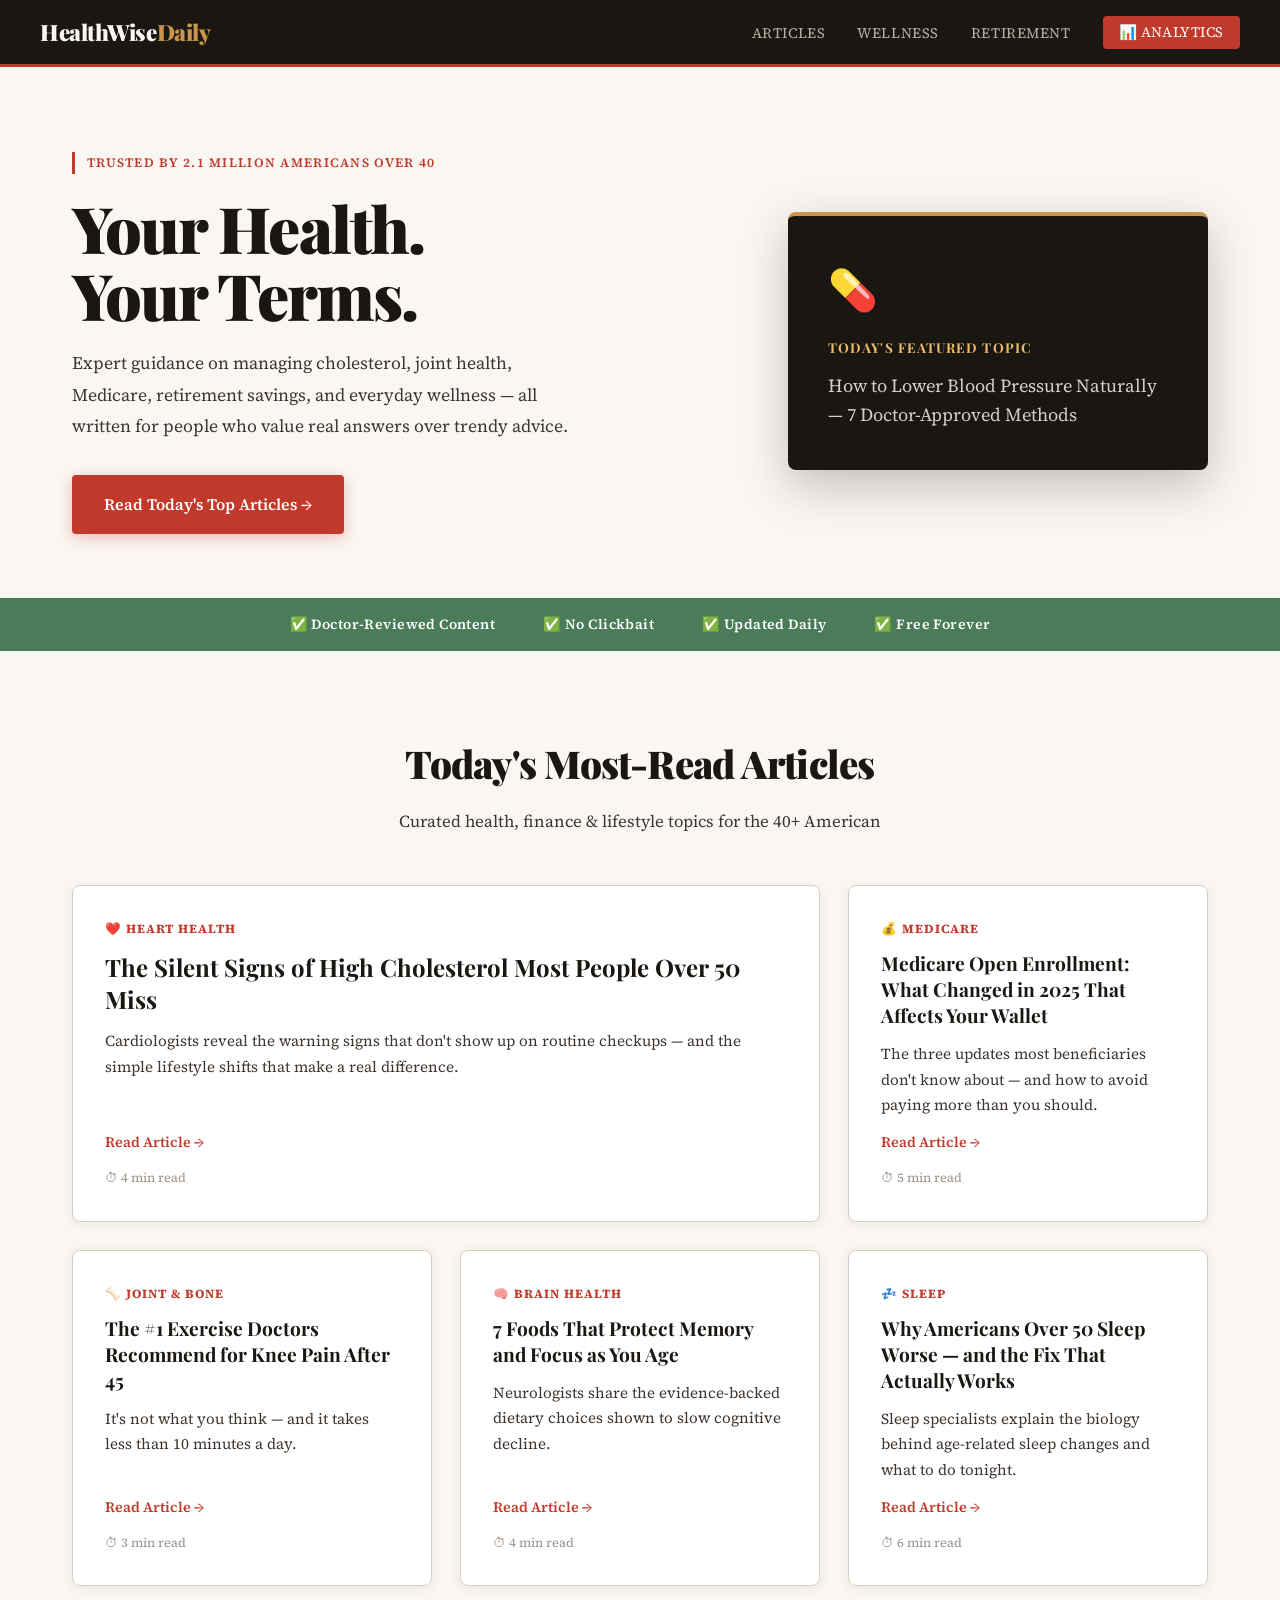
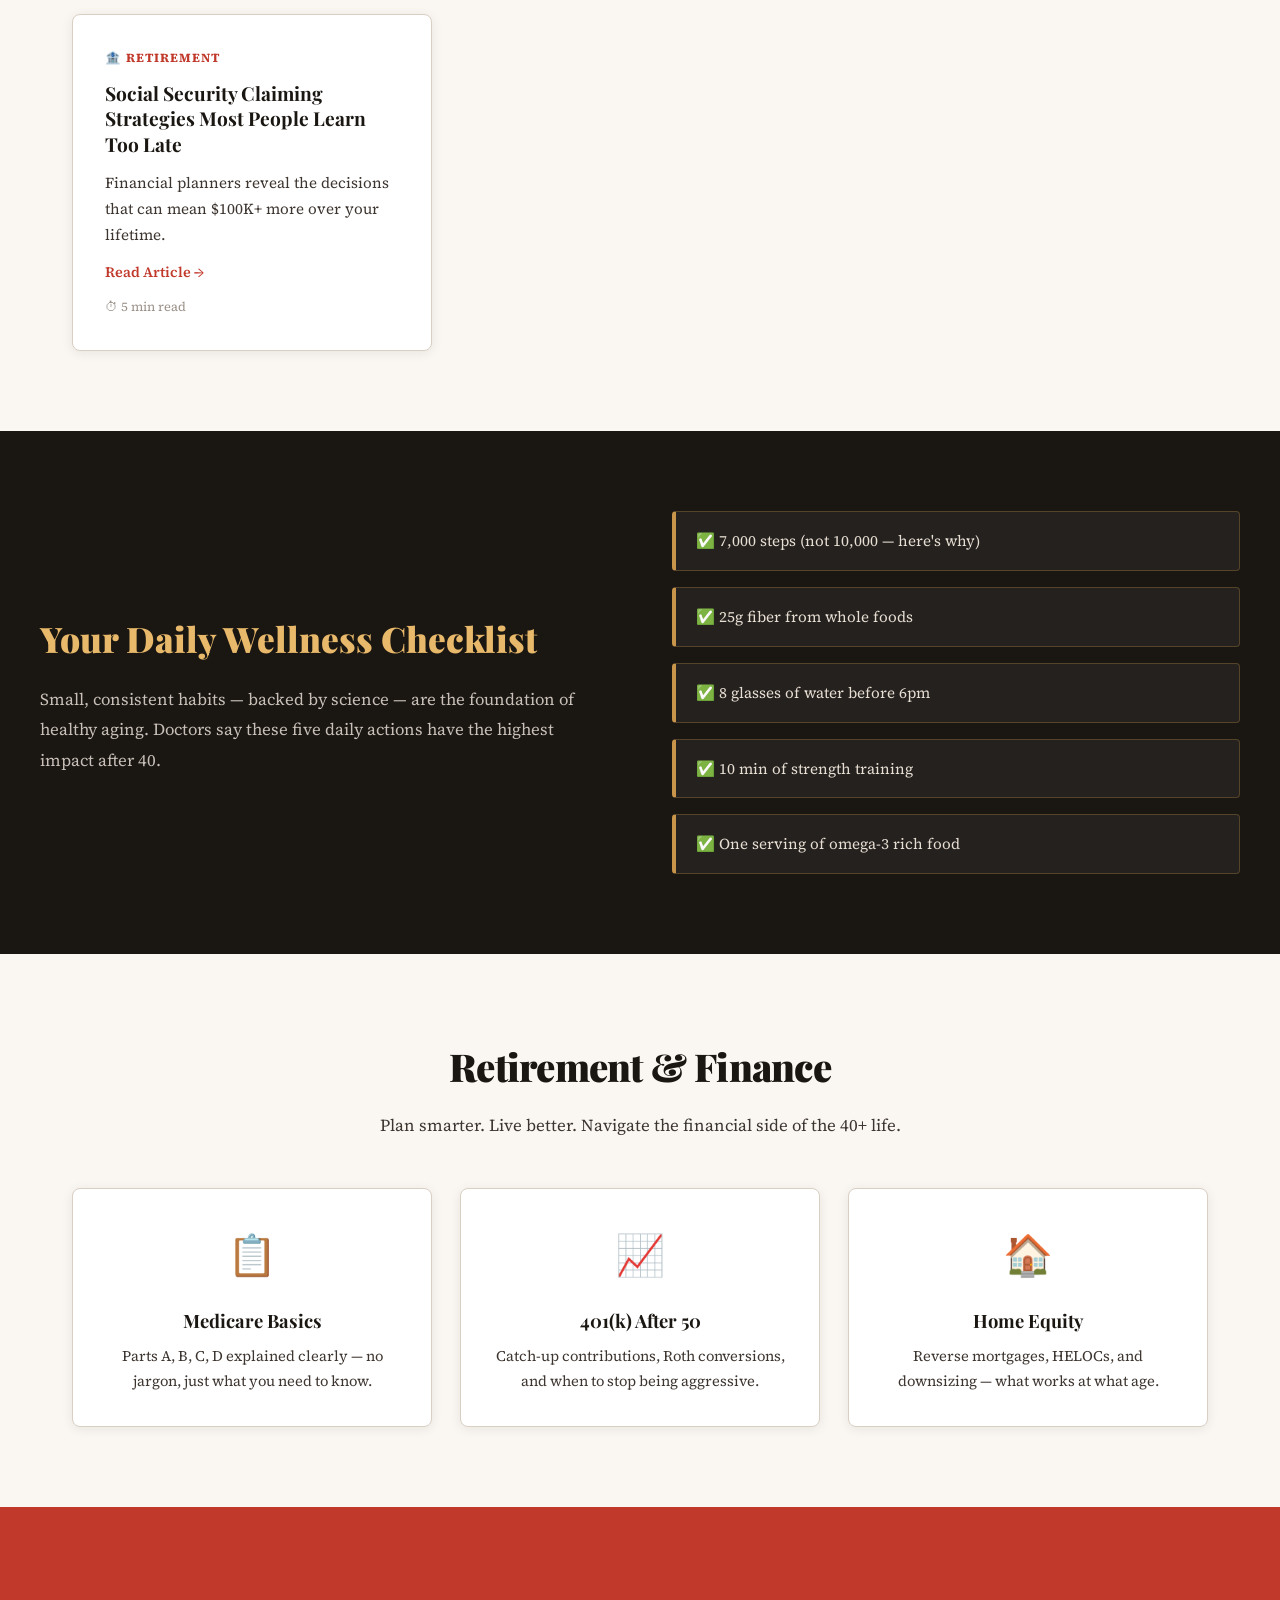
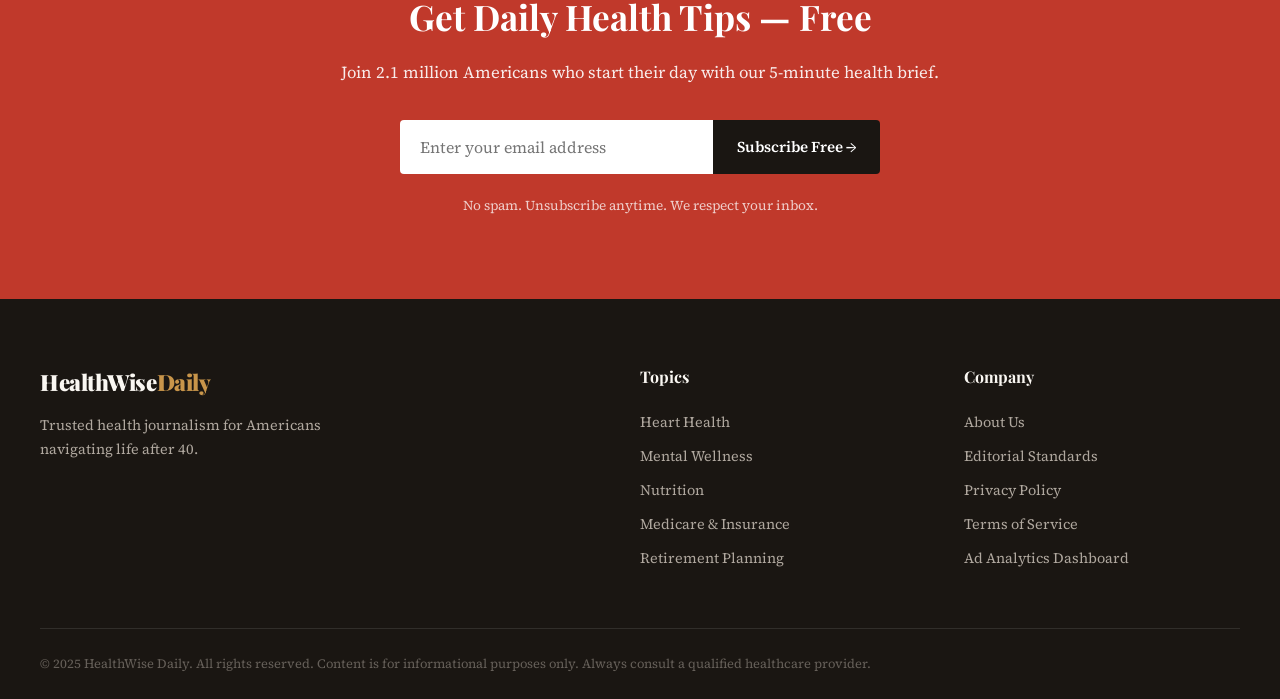
<file: index.html>
<!DOCTYPE html>
<html lang="en">
<head>
  <meta charset="UTF-8" />
  <meta name="viewport" content="width=device-width, initial-scale=1.0" />
  <title>HealthWise Daily — Trusted Health Insights for Americans 40+</title>
  <meta name="description" content="Evidence-based health, wellness and retirement tips tailored for Americans over 40.">
  <link rel="preconnect" href="https://fonts.googleapis.com">
  <link href="https://fonts.googleapis.com/css2?family=Playfair+Display:wght@400;700;900&family=Source+Serif+4:ital,wght@0,300;0,400;0,600;1,300&display=swap" rel="stylesheet">
  <link rel="stylesheet" href="css/style.css" />

  <!-- =============================================
       GALAKSION POP-UNDER ZONE TAG
       Replace ZONE_ID_HERE with your actual Zone ID
       from Galaksion Publisher Dashboard
  ============================================== -->
  <script>
    (function(){
      var ZONE_ID = "ZONE_ID_HERE"; // ← Paste your Galaksion Zone ID here
      var s = document.createElement("script");
      s.async = true;
      s.src = "https://cdn.galaksion.com/js/popunder.js?zone=" + ZONE_ID;
      document.head.appendChild(s);
    })();
  </script>

</head>
<body>

  <!-- NAV -->
  <nav class="navbar">
    <div class="nav-inner">
      <div class="logo">HealthWise<span>Daily</span></div>
      <ul class="nav-links">
        <li><a href="#articles">Articles</a></li>
        <li><a href="#wellness">Wellness</a></li>
        <li><a href="#retirement">Retirement</a></li>
        <li><a href="dashboard.html" class="nav-cta">📊 Analytics</a></li>
      </ul>
    </div>
  </nav>

  <!-- HERO -->
  <header class="hero">
    <div class="hero-content">
      <span class="eyebrow">Trusted by 2.1 Million Americans Over 40</span>
      <h1>Your Health.<br/> Your Terms.</h1>
      <p class="hero-sub">Expert guidance on managing cholesterol, joint health, Medicare, retirement savings, and everyday wellness — all written for people who value real answers over trendy advice.</p>
      <a href="#articles" class="btn-primary">Read Today's Top Articles →</a>
    </div>
    <div class="hero-image">
      <div class="hero-card">
        <div class="card-icon">💊</div>
        <strong>Today's Featured Topic</strong>
        <p>How to Lower Blood Pressure Naturally — 7 Doctor-Approved Methods</p>
      </div>
    </div>
  </header>

  <!-- TRUST BAR -->
  <div class="trust-bar">
    <span>✅ Doctor-Reviewed Content</span>
    <span>✅ No Clickbait</span>
    <span>✅ Updated Daily</span>
    <span>✅ Free Forever</span>
  </div>

  <!-- ARTICLES GRID -->
  <section class="articles" id="articles">
    <div class="section-header">
      <h2>Today's Most-Read Articles</h2>
      <p>Curated health, finance & lifestyle topics for the 40+ American</p>
    </div>
    <div class="grid">

      <article class="card featured">
        <div class="card-tag">❤️ Heart Health</div>
        <h3>The Silent Signs of High Cholesterol Most People Over 50 Miss</h3>
        <p>Cardiologists reveal the warning signs that don't show up on routine checkups — and the simple lifestyle shifts that make a real difference.</p>
        <a href="#" class="read-more">Read Article →</a>
        <span class="read-time">⏱ 4 min read</span>
      </article>

      <article class="card">
        <div class="card-tag">💰 Medicare</div>
        <h3>Medicare Open Enrollment: What Changed in 2025 That Affects Your Wallet</h3>
        <p>The three updates most beneficiaries don't know about — and how to avoid paying more than you should.</p>
        <a href="#" class="read-more">Read Article →</a>
        <span class="read-time">⏱ 5 min read</span>
      </article>

      <article class="card">
        <div class="card-tag">🦴 Joint & Bone</div>
        <h3>The #1 Exercise Doctors Recommend for Knee Pain After 45</h3>
        <p>It's not what you think — and it takes less than 10 minutes a day.</p>
        <a href="#" class="read-more">Read Article →</a>
        <span class="read-time">⏱ 3 min read</span>
      </article>

      <article class="card">
        <div class="card-tag">🧠 Brain Health</div>
        <h3>7 Foods That Protect Memory and Focus as You Age</h3>
        <p>Neurologists share the evidence-backed dietary choices shown to slow cognitive decline.</p>
        <a href="#" class="read-more">Read Article →</a>
        <span class="read-time">⏱ 4 min read</span>
      </article>

      <article class="card">
        <div class="card-tag">💤 Sleep</div>
        <h3>Why Americans Over 50 Sleep Worse — and the Fix That Actually Works</h3>
        <p>Sleep specialists explain the biology behind age-related sleep changes and what to do tonight.</p>
        <a href="#" class="read-more">Read Article →</a>
        <span class="read-time">⏱ 6 min read</span>
      </article>

      <article class="card">
        <div class="card-tag">🏦 Retirement</div>
        <h3>Social Security Claiming Strategies Most People Learn Too Late</h3>
        <p>Financial planners reveal the decisions that can mean $100K+ more over your lifetime.</p>
        <a href="#" class="read-more">Read Article →</a>
        <span class="read-time">⏱ 5 min read</span>
      </article>

    </div>
  </section>

  <!-- WELLNESS STRIP -->
  <section class="wellness" id="wellness">
    <div class="wellness-inner">
      <div class="wellness-text">
        <h2>Your Daily Wellness Checklist</h2>
        <p>Small, consistent habits — backed by science — are the foundation of healthy aging. Doctors say these five daily actions have the highest impact after 40.</p>
      </div>
      <ul class="checklist">
        <li>✅ 7,000 steps (not 10,000 — here's why)</li>
        <li>✅ 25g fiber from whole foods</li>
        <li>✅ 8 glasses of water before 6pm</li>
        <li>✅ 10 min of strength training</li>
        <li>✅ One serving of omega-3 rich food</li>
      </ul>
    </div>
  </section>

  <!-- RETIREMENT SECTION -->
  <section class="retirement" id="retirement">
    <div class="section-header">
      <h2>Retirement & Finance</h2>
      <p>Plan smarter. Live better. Navigate the financial side of the 40+ life.</p>
    </div>
    <div class="grid-3">
      <div class="info-card">
        <div class="info-icon">📋</div>
        <h4>Medicare Basics</h4>
        <p>Parts A, B, C, D explained clearly — no jargon, just what you need to know.</p>
      </div>
      <div class="info-card">
        <div class="info-icon">📈</div>
        <h4>401(k) After 50</h4>
        <p>Catch-up contributions, Roth conversions, and when to stop being aggressive.</p>
      </div>
      <div class="info-card">
        <div class="info-icon">🏠</div>
        <h4>Home Equity</h4>
        <p>Reverse mortgages, HELOCs, and downsizing — what works at what age.</p>
      </div>
    </div>
  </section>

  <!-- NEWSLETTER CTA -->
  <section class="newsletter">
    <h2>Get Daily Health Tips — Free</h2>
    <p>Join 2.1 million Americans who start their day with our 5-minute health brief.</p>
    <form class="subscribe-form" onsubmit="handleSubscribe(event)">
      <input type="email" placeholder="Enter your email address" required />
      <button type="submit">Subscribe Free →</button>
    </form>
    <small>No spam. Unsubscribe anytime. We respect your inbox.</small>
  </section>

  <!-- FOOTER -->
  <footer class="footer">
    <div class="footer-inner">
      <div class="footer-brand">
        <div class="logo">HealthWise<span>Daily</span></div>
        <p>Trusted health journalism for Americans navigating life after 40.</p>
      </div>
      <div class="footer-links">
        <h5>Topics</h5>
        <a href="#">Heart Health</a>
        <a href="#">Mental Wellness</a>
        <a href="#">Nutrition</a>
        <a href="#">Medicare & Insurance</a>
        <a href="#">Retirement Planning</a>
      </div>
      <div class="footer-links">
        <h5>Company</h5>
        <a href="#">About Us</a>
        <a href="#">Editorial Standards</a>
        <a href="#">Privacy Policy</a>
        <a href="#">Terms of Service</a>
        <a href="dashboard.html">Ad Analytics Dashboard</a>
      </div>
    </div>
    <div class="footer-bottom">
      <p>© 2025 HealthWise Daily. All rights reserved. Content is for informational purposes only. Always consult a qualified healthcare provider.</p>
    </div>
  </footer>

  <script src="js/tracker.js"></script>
  <script src="js/main.js"></script>
</body>
</html>
</file>
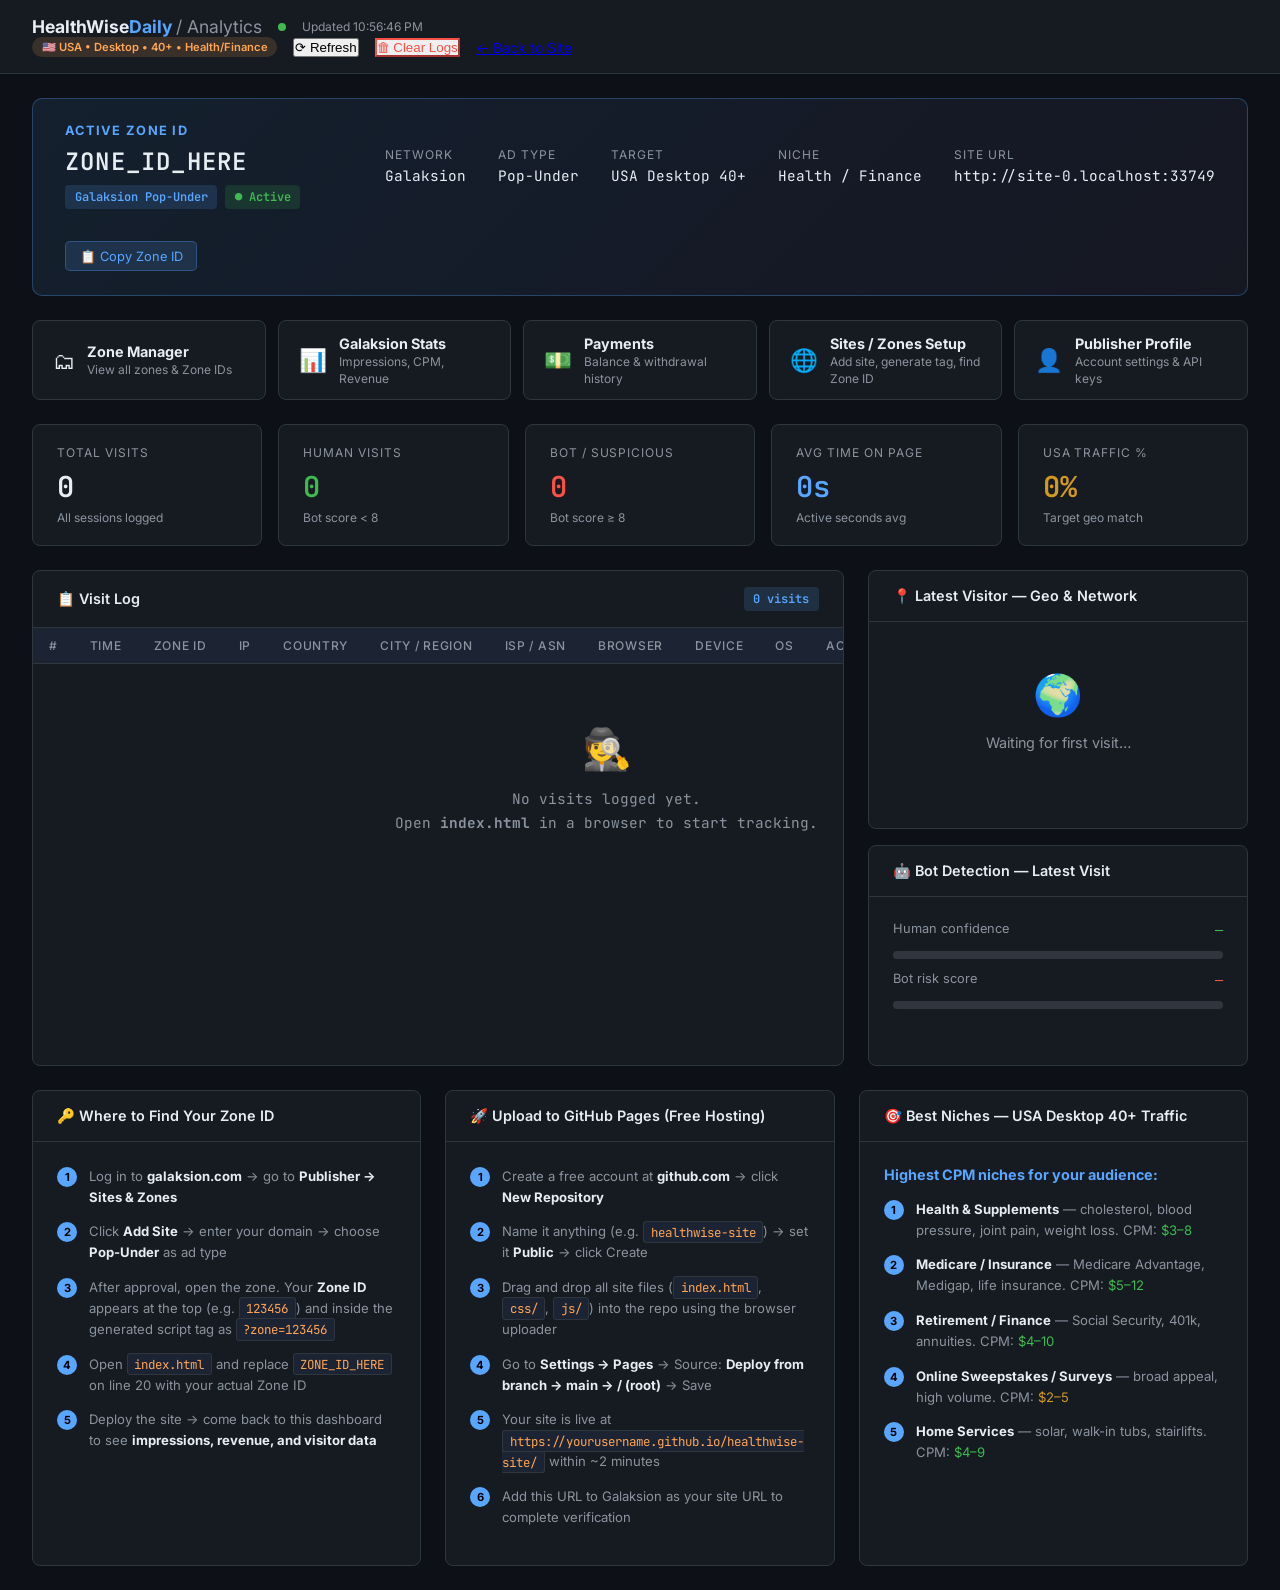
<file: dashboard.html>
<!DOCTYPE html>
<html lang="en">
<head>
  
  <meta charset="UTF-8" />
  <meta name="viewport" content="width=device-width, initial-scale=1.0" />
  <title>Ad Analytics Dashboard — HealthWise Daily</title>
  <link rel="preconnect" href="https://fonts.googleapis.com">
  <link href="https://fonts.googleapis.com/css2?family=JetBrains+Mono:wght@400;600&family=Inter:wght@400;500;600;700&display=swap" rel="stylesheet">
  <style>
    *, *::before, *::after { box-sizing: border-box; margin: 0; padding: 0; }
    :root {
      --bg:        #0D1117;
      --surface:   #161B22;
      --surface2:  #1C2333;
      --border:    #30363D;
      --text:      #E6EDF3;
      --text-soft: #8B949E;
      --green:     #3FB950;
      --red:       #F85149;
      --yellow:    #D29922;
      --blue:      #58A6FF;
      --purple:    #BC8CFF;
      --orange:    #FFA657;
      --mono:      'JetBrains Mono', monospace;
      --sans:      'Inter', system-ui, sans-serif;
    }
    body { background: var(--bg); color: var(--text); font-family: var(--sans); font-size: 14px; }

    /* TOP BAR */
    .topbar {<button class="btn" onclick="exportCSV()">⬇ Export CSV</button>
      display: flex; align-items: center; justify-content: space-between;
      padding: 1rem 2rem; background: var(--surface);
      border-bottom: 1px solid var(--border); position: sticky; top: 0; z-index: 10;
    }
    .topbar-left { display: flex; align-items: center; gap: 1rem; }
    .logo { font-weight: 700; font-size: 1.1rem; color: var(--text); }
    .logo span { color: var(--blue); }
    .badge {
      padding: 0.25rem 0.6rem; border-radius: 4px;
      font-size: 0.75rem; font-weight: 600; font-family: var(--mono);
    }
    .badge-green { background: rgba(63,185,80,0.15); color: var(--green); }
    .badge-red   { background: rgba(248,81,73,0.15);  color: var(--red); }
    .badge-blue  { background: rgba(88,166,255,0.15); color: var(--blue); }
    .topbar-right { display: flex; align-items: center; gap: 1rem; }<button class="btn" onclick="exportCSV()">⬇ Export CSV</button>
    .btn {
      padding: 0.5rem 1rem; border-radius: 6px; border: 1px solid var(--border);
      background: var(--surface2); color: var(--text); cursor: pointer;
      font-family: var(--sans); font-size: 0.85rem; transition: border-color 0.2s;
    }
    .btn:hover { border-color: var(--blue); }
    .btn-red { border-color: var(--red); color: var(--red); }
    .btn-red:hover { background: rgba(248,81,73,0.1); }
    #live-dot {
      width: 8px; height: 8px; border-radius: 50%; background: var(--green);
      animation: pulse 1.5s infinite; display: inline-block;
    }
    @keyframes pulse {
      0%,100% { opacity:1; } 50% { opacity:0.3; }
    }

    /* LAYOUT */
    .container { max-width: 1400px; margin: 0 auto; padding: 1.5rem 2rem; }

    /* ZONE ID PANEL */
    .zone-panel {
      background: linear-gradient(135deg, rgba(88,166,255,0.1) 0%, rgba(188,140,255,0.05) 100%);
      border: 1px solid rgba(88,166,255,0.3); border-radius: 10px;
      padding: 1.5rem 2rem; margin-bottom: 1.5rem;
      display: flex; align-items: center; justify-content: space-between; gap: 2rem;
      flex-wrap: wrap;
    }
    .zone-panel h2 { font-size: 0.8rem; text-transform: uppercase; letter-spacing: 0.1em; color: var(--blue); margin-bottom: 0.5rem; }
    .zone-id-display {
      font-family: var(--mono); font-size: 1.5rem; font-weight: 600;
      color: var(--text); letter-spacing: 0.05em;
    }
    .zone-meta { display: flex; gap: 2rem; flex-wrap: wrap; }
    .zone-meta-item { display: flex; flex-direction: column; gap: 0.25rem; }
    .zone-meta-item label { font-size: 0.75rem; color: var(--text-soft); text-transform: uppercase; letter-spacing: 0.08em; }
    .zone-meta-item span { font-family: var(--mono); font-size: 0.9rem; color: var(--text); }
    .copy-btn {
      background: rgba(88,166,255,0.15); border: 1px solid rgba(88,166,255,0.3);
      color: var(--blue); padding: 0.4rem 0.85rem; border-radius: 5px;
      cursor: pointer; font-size: 0.8rem; font-family: var(--sans);
      transition: background 0.2s;
    }
    .copy-btn:hover { background: rgba(88,166,255,0.25); }

    /* GALAKSION QUICK LINKS */
    .quick-links {
      display: flex; gap: 0.75rem; margin-bottom: 1.5rem; flex-wrap: wrap;
    }
    .ql-card {
      background: var(--surface); border: 1px solid var(--border);
      border-radius: 8px; padding: 0.85rem 1.25rem;
      display: flex; align-items: center; gap: 0.75rem;
      text-decoration: none; color: var(--text);
      transition: border-color 0.2s; flex: 1; min-width: 200px;
    }
    .ql-card:hover { border-color: var(--blue); }
    .ql-icon { font-size: 1.4rem; }
    .ql-text strong { display: block; font-size: 0.9rem; }
    .ql-text span { font-size: 0.75rem; color: var(--text-soft); }

    /* STATS ROW */
    .stats-row { display: grid; grid-template-columns: repeat(5, 1fr); gap: 1rem; margin-bottom: 1.5rem; }
    .stat-card {
      background: var(--surface); border: 1px solid var(--border);
      border-radius: 8px; padding: 1.25rem 1.5rem;
    }
    .stat-label { font-size: 0.75rem; color: var(--text-soft); text-transform: uppercase; letter-spacing: 0.08em; margin-bottom: 0.5rem; }
    .stat-value { font-family: var(--mono); font-size: 1.8rem; font-weight: 600; }
    .stat-sub { font-size: 0.75rem; color: var(--text-soft); margin-top: 0.25rem; }
    .val-green { color: var(--green); }
    .val-red   { color: var(--red); }
    .val-blue  { color: var(--blue); }
    .val-yellow{ color: var(--yellow); }
    .val-white { color: var(--text); }

    /* MAIN GRID */
    .main-grid { display: grid; grid-template-columns: 1fr 380px; gap: 1.5rem; margin-bottom: 1.5rem; }

    /* VISIT TABLE */
    .panel {
      background: var(--surface); border: 1px solid var(--border);
      border-radius: 8px; overflow: hidden;
    }
    .panel-header {
      display: flex; align-items: center; justify-content: space-between;
      padding: 1rem 1.5rem; border-bottom: 1px solid var(--border);
      font-weight: 600; font-size: 0.9rem;
    }
    .panel-header .right { display: flex; gap: 0.5rem; align-items: center; }
    .table-wrap { overflow-x: auto; }
    table { width: 100%; border-collapse: collapse; font-size: 0.82rem; }
    thead th {
      padding: 0.6rem 1rem; text-align: left;
      color: var(--text-soft); font-weight: 500; font-size: 0.75rem;
      text-transform: uppercase; letter-spacing: 0.06em;
      border-bottom: 1px solid var(--border); white-space: nowrap;
      background: var(--surface2);
    }
    tbody tr { border-bottom: 1px solid var(--border); transition: background 0.15s; }
    tbody tr:hover { background: var(--surface2); }
    tbody tr:last-child { border-bottom: none; }
    tbody td {
      padding: 0.65rem 1rem; white-space: nowrap;
      font-family: var(--mono); font-size: 0.78rem;
    }
    .td-normal { font-family: var(--sans); }
    .flag { font-size: 1rem; }

    /* RIGHT SIDEBAR */
    .sidebar { display: flex; flex-direction: column; gap: 1rem; }

    /* BOT/HUMAN METER */
    .bot-meter { padding: 1.5rem; }
    .meter-row { display: flex; justify-content: space-between; margin-bottom: 0.75rem; }
    .meter-label { font-size: 0.8rem; color: var(--text-soft); }
    .bar-wrap { background: var(--border); border-radius: 4px; height: 8px; margin-bottom: 0.5rem; overflow: hidden; }
    .bar-fill { height: 100%; border-radius: 4px; transition: width 0.8s ease; }

    /* GEO + ISP */
    .info-list { padding: 0 1.5rem 1.5rem; display: flex; flex-direction: column; gap: 0.6rem; }
    .info-row {
      display: flex; justify-content: space-between; align-items: center;
      padding: 0.5rem 0; border-bottom: 1px solid var(--border);
    }
    .info-row:last-child { border-bottom: none; }
    .info-row .key { font-size: 0.78rem; color: var(--text-soft); }
    .info-row .val { font-family: var(--mono); font-size: 0.8rem; color: var(--text); text-align: right; max-width: 200px; overflow: hidden; text-overflow: ellipsis; }

    /* BOT SIGNALS */
    .signals-grid { display: grid; grid-template-columns: 1fr 1fr; gap: 0.5rem; padding: 0 1.5rem 1.5rem; }
    .signal-chip {
      display: flex; align-items: center; gap: 0.4rem; padding: 0.4rem 0.6rem;
      background: var(--surface2); border-radius: 5px; font-size: 0.75rem;
    }
    .sig-dot { width: 6px; height: 6px; border-radius: 50%; flex-shrink: 0; }

    /* BOTTOM ROW */
    .bottom-row { display: grid; grid-template-columns: 1fr 1fr 1fr; gap: 1.5rem; }

    /* EMPTY STATE */
    .empty-state {
      padding: 3rem; text-align: center; color: var(--text-soft);
    }
    .empty-state .emoji { font-size: 2.5rem; margin-bottom: 0.75rem; }
    .empty-state p { line-height: 1.7; font-size: 0.9rem; }

    /* HOW-TO GUIDE */
    .guide { padding: 1.5rem; }
    .guide h3 { font-size: 0.9rem; margin-bottom: 1rem; color: var(--blue); }
    .step {
      display: flex; gap: 0.75rem; margin-bottom: 0.85rem; align-items: flex-start;
    }
    .step-num {
      background: var(--blue); color: #000; width: 20px; height: 20px;
      border-radius: 50%; display: flex; align-items: center; justify-content: center;
      font-size: 0.7rem; font-weight: 700; flex-shrink: 0; margin-top: 1px;
    }
    .step-text { font-size: 0.82rem; line-height: 1.6; color: var(--text-soft); }
    .step-text strong { color: var(--text); }
    .code-inline {
      background: var(--surface2); border: 1px solid var(--border);
      color: var(--orange); padding: 0.1rem 0.4rem; border-radius: 3px;
      font-family: var(--mono); font-size: 0.78rem;
    }

    #last-update { font-size: 0.75rem; color: var(--text-soft); }

    .niche-pill {
      padding: 0.2rem 0.6rem; border-radius: 12px; font-size: 0.7rem;
      font-weight: 600; background: rgba(255,166,87,0.15); color: var(--orange);
    }
  </style>
</head>
<body>

<!-- TOP BAR -->
<nav class="topbar">
  <div class="topbar-left">
    <div class="logo">HealthWise<span>Daily</span> <span style="color:var(--text-soft);font-weight:400;">/ Analytics</span></div>
    <span id="live-dot"></span>
    <span id="last-update">Loading…</span>
  </div>
  <div class="topbar-right">
    <span class="niche-pill">🇺🇸 USA • Desktop • 40+ • Health/Finance</span>
    <button class="btn" onclick="refreshDashboard()">⟳ Refresh</button>
    <button class="btn btn-red" onclick="clearAllData()">🗑 Clear Logs</button>
    <a href="index.html" class="btn">← Back to Site</a>
  </div>
</nav>

<div class="container">

  <!-- ZONE ID PANEL -->
  <div class="zone-panel">
    <div>
      <h2>Active Zone ID</h2>
      <div class="zone-id-display" id="zone-id-display">ZONE_ID_HERE</div>
      <div style="margin-top:0.5rem; display:flex; gap:0.5rem; flex-wrap:wrap;">
        <span class="badge badge-blue">Galaksion Pop-Under</span>
        <span class="badge badge-green" id="zone-status">● Active</span>
      </div>
    </div>
    <div class="zone-meta">
      <div class="zone-meta-item">
        <label>Network</label>
        <span>Galaksion</span>
      </div>
      <div class="zone-meta-item">
        <label>Ad Type</label>
        <span>Pop-Under</span>
      </div>
      <div class="zone-meta-item">
        <label>Target</label>
        <span>USA Desktop 40+</span>
      </div>
      <div class="zone-meta-item">
        <label>Niche</label>
        <span>Health / Finance</span>
      </div>
      <div class="zone-meta-item">
        <label>Site URL</label>
        <span id="site-url-display">—</span>
      </div>
    </div>
    <button class="copy-btn" onclick="copyZoneId()">📋 Copy Zone ID</button>
  </div>

  <!-- GALAKSION QUICK LINKS -->
  <div class="quick-links">
    <a class="ql-card" href="https://galaksion.com/publisher/zones" target="_blank">
      <span class="ql-icon">🗂</span>
      <div class="ql-text"><strong>Zone Manager</strong><span>View all zones & Zone IDs</span></div>
    </a>
    <a class="ql-card" href="https://galaksion.com/publisher/statistics" target="_blank">
      <span class="ql-icon">📊</span>
      <div class="ql-text"><strong>Galaksion Stats</strong><span>Impressions, CPM, Revenue</span></div>
    </a>
    <a class="ql-card" href="https://galaksion.com/publisher/payments" target="_blank">
      <span class="ql-icon">💵</span>
      <div class="ql-text"><strong>Payments</strong><span>Balance & withdrawal history</span></div>
    </a>
    <a class="ql-card" href="https://galaksion.com/publisher/sites" target="_blank">
      <span class="ql-icon">🌐</span>
      <div class="ql-text"><strong>Sites / Zones Setup</strong><span>Add site, generate tag, find Zone ID</span></div>
    </a>
    <a class="ql-card" href="https://galaksion.com/publisher/profile" target="_blank">
      <span class="ql-icon">👤</span>
      <div class="ql-text"><strong>Publisher Profile</strong><span>Account settings & API keys</span></div>
    </a>
  </div>

  <!-- STATS ROW -->
  <div class="stats-row">
    <div class="stat-card">
      <div class="stat-label">Total Visits</div>
      <div class="stat-value val-white" id="stat-total">0</div>
      <div class="stat-sub">All sessions logged</div>
    </div>
    <div class="stat-card">
      <div class="stat-label">Human Visits</div>
      <div class="stat-value val-green" id="stat-human">0</div>
      <div class="stat-sub">Bot score &lt; 8</div>
    </div>
    <div class="stat-card">
      <div class="stat-label">Bot / Suspicious</div>
      <div class="stat-value val-red" id="stat-bots">0</div>
      <div class="stat-sub">Bot score ≥ 8</div>
    </div>
    <div class="stat-card">
      <div class="stat-label">Avg Time on Page</div>
      <div class="stat-value val-blue" id="stat-avg-time">0s</div>
      <div class="stat-sub">Active seconds avg</div>
    </div>
    <div class="stat-card">
      <div class="stat-label">USA Traffic %</div>
      <div class="stat-value val-yellow" id="stat-usa">0%</div>
      <div class="stat-sub">Target geo match</div>
    </div>
  </div>

  <!-- MAIN GRID -->
  <div class="main-grid">

    <!-- VISIT LOG TABLE -->
    <div class="panel">
      <div class="panel-header">
        📋 Visit Log
        <div class="right">
          <span class="badge badge-blue" id="visit-count-badge">0 visits</span>
        </div>
      </div>
      <div class="table-wrap">
        <table>
          <thead>
            <tr>
              <th>#</th>
              <th>Time</th>
              <th>Zone ID</th>
              <th>IP</th>
              <th>Country</th>
              <th>City / Region</th>
              <th>ISP / ASN</th>
              <th>Browser</th>
              <th>Device</th>
              <th>OS</th>
              <th>Active Time</th>
              <th>Clicks</th>
              <th>Bot?</th>
              <th>Bot Score</th>
            </tr>
          </thead>
          <tbody id="visit-table-body">
            <tr>
              <td colspan="14">
                <div class="empty-state">
                  <div class="emoji">🕵️</div>
                  <p>No visits logged yet.<br/>Open <strong>index.html</strong> in a browser to start tracking.</p>
                </div>
              </td>
            </tr>
          </tbody>
        </table>
      </div>
    </div>

    <!-- SIDEBAR -->
    <div class="sidebar">

      <!-- LATEST VISITOR GEO -->
      <div class="panel">
        <div class="panel-header">📍 Latest Visitor — Geo & Network</div>
        <div class="info-list" id="geo-info">
          <div class="empty-state"><div class="emoji">🌍</div><p>Waiting for first visit…</p></div>
        </div>
      </div>

      <!-- BOT DETECTION METER -->
      <div class="panel">
        <div class="panel-header">🤖 Bot Detection — Latest Visit</div>
        <div class="bot-meter">
          <div class="meter-row">
            <span class="meter-label">Human confidence</span>
            <span id="human-pct" style="font-family:var(--mono);font-size:0.85rem;color:var(--green)">—</span>
          </div>
          <div class="bar-wrap"><div class="bar-fill" id="human-bar" style="width:0%;background:var(--green)"></div></div>

          <div class="meter-row" style="margin-top:0.75rem;">
            <span class="meter-label">Bot risk score</span>
            <span id="bot-score-display" style="font-family:var(--mono);font-size:0.85rem;color:var(--red)">—</span>
          </div>
          <div class="bar-wrap"><div class="bar-fill" id="bot-bar" style="width:0%;background:var(--red)"></div></div>
        </div>
        <div class="signals-grid" id="bot-signals"></div>
      </div>

    </div>
  </div>

  <!-- BOTTOM ROW -->
  <div class="bottom-row">

    <!-- HOW TO FIND ZONE ID -->
    <div class="panel">
      <div class="panel-header">🔑 Where to Find Your Zone ID</div>
      <div class="guide">
        <div class="step">
          <div class="step-num">1</div>
          <div class="step-text">Log in to <strong>galaksion.com</strong> → go to <strong>Publisher → Sites & Zones</strong></div>
        </div>
        <div class="step">
          <div class="step-num">2</div>
          <div class="step-text">Click <strong>Add Site</strong> → enter your domain → choose <strong>Pop-Under</strong> as ad type</div>
        </div>
        <div class="step">
          <div class="step-num">3</div>
          <div class="step-text">After approval, open the zone. Your <strong>Zone ID</strong> appears at the top (e.g. <code class="code-inline">123456</code>) and inside the generated script tag as <code class="code-inline">?zone=123456</code></div>
        </div>
        <div class="step">
          <div class="step-num">4</div>
          <div class="step-text">Open <code class="code-inline">index.html</code> and replace <code class="code-inline">ZONE_ID_HERE</code> on line 20 with your actual Zone ID</div>
        </div>
        <div class="step">
          <div class="step-num">5</div>
          <div class="step-text">Deploy the site → come back to this dashboard to see <strong>impressions, revenue, and visitor data</strong></div>
        </div>
      </div>
    </div>

    <!-- HOW TO UPLOAD TO GITHUB -->
    <div class="panel">
      <div class="panel-header">🚀 Upload to GitHub Pages (Free Hosting)</div>
      <div class="guide">
        <div class="step">
          <div class="step-num">1</div>
          <div class="step-text">Create a free account at <strong>github.com</strong> → click <strong>New Repository</strong></div>
        </div>
        <div class="step">
          <div class="step-num">2</div>
          <div class="step-text">Name it anything (e.g. <code class="code-inline">healthwise-site</code>) → set it <strong>Public</strong> → click Create</div>
        </div>
        <div class="step">
          <div class="step-num">3</div>
          <div class="step-text">Drag and drop all site files (<code class="code-inline">index.html</code>, <code class="code-inline">css/</code>, <code class="code-inline">js/</code>) into the repo using the browser uploader</div>
        </div>
        <div class="step">
          <div class="step-num">4</div>
          <div class="step-text">Go to <strong>Settings → Pages</strong> → Source: <strong>Deploy from branch → main → / (root)</strong> → Save</div>
        </div>
        <div class="step">
          <div class="step-num">5</div>
          <div class="step-text">Your site is live at <code class="code-inline">https://yourusername.github.io/healthwise-site/</code> within ~2 minutes</div>
        </div>
        <div class="step">
          <div class="step-num">6</div>
          <div class="step-text">Add this URL to Galaksion as your site URL to complete verification</div>
        </div>
      </div>
    </div>

    <!-- NICHE GUIDE -->
    <div class="panel">
      <div class="panel-header">🎯 Best Niches — USA Desktop 40+ Traffic</div>
      <div class="guide">
        <h3>Highest CPM niches for your audience:</h3>
        <div class="step">
          <div class="step-num">1</div>
          <div class="step-text"><strong>Health & Supplements</strong> — cholesterol, blood pressure, joint pain, weight loss. CPM: <span style="color:var(--green)">$3–8</span></div>
        </div>
        <div class="step">
          <div class="step-num">2</div>
          <div class="step-text"><strong>Medicare / Insurance</strong> — Medicare Advantage, Medigap, life insurance. CPM: <span style="color:var(--green)">$5–12</span></div>
        </div>
        <div class="step">
          <div class="step-num">3</div>
          <div class="step-text"><strong>Retirement / Finance</strong> — Social Security, 401k, annuities. CPM: <span style="color:var(--green)">$4–10</span></div>
        </div>
        <div class="step">
          <div class="step-num">4</div>
          <div class="step-text"><strong>Online Sweepstakes / Surveys</strong> — broad appeal, high volume. CPM: <span style="color:var(--yellow)">$2–5</span></div>
        </div>
        <div class="step">
          <div class="step-num">5</div>
          <div class="step-text"><strong>Home Services</strong> — solar, walk-in tubs, stairlifts. CPM: <span style="color:var(--green)">$4–9</span></div>
        </div>
      </div>
    </div>

  </div>

</div><!-- /container -->

<script src="js/tracker.js"></script>
<script>
/* ─── DASHBOARD LOGIC ─────────────────────────────── */

function formatTime(ts) {
  return new Date(ts).toLocaleTimeString("en-US", { hour12: false, hour:"2-digit", minute:"2-digit", second:"2-digit" });
}

function countryFlag(code) {
  if (!code || code.length !== 2) return "🌐";
  return String.fromCodePoint(...[...code.toUpperCase()].map(c => 127397 + c.charCodeAt(0)));
}

function renderRow(v, i) {
  const b = v.bot || {};
  const g = v.geo || {};
  const br = v.browser || {};
  const t = v.time || {};
  const botClass = b.isBot ? "val-red" : "val-green";
  const botText  = b.isBot ? "🤖 BOT" : "✅ Human";
  return `<tr>
    <td>${i + 1}</td>
    <td>${formatTime(v.timestamp)}</td>
    <td style="color:var(--blue)">${v.zoneId || "—"}</td>
    <td>${g.ip || "—"}</td>
    <td><span class="flag">${countryFlag(g.countryCode)}</span> ${g.country || "—"}</td>
    <td class="td-normal">${g.city || "—"}, ${g.region || "—"}</td>
    <td class="td-normal" style="max-width:160px;overflow:hidden;text-overflow:ellipsis">${g.isp || "—"}</td>
    <td class="td-normal">${br.browser || "—"} ${br.version || ""}</td>
    <td class="td-normal">${br.device || "—"}</td>
    <td class="td-normal">${br.os || "—"}</td>
    <td>${t.activeSeconds || 0}s <span style="color:var(--text-soft)">(${t.engagementPct || 0}%)</span></td>
    <td>${(v.clicks && v.clicks.total) || 0}</td>
    <td class="${botClass}">${botText}</td>
    <td style="color:${b.score >= 8 ? 'var(--red)' : 'var(--green)'}">${b.score || 0}/10</td>
  </tr>`;
}

function renderGeoInfo(v) {
  const g = v.geo || {};
  const br = v.browser || {};
  const d = v.demographics || {};
  const rows = [
    ["IP Address",   g.ip],
    ["City",         g.city],
    ["Region/State", g.region],
    ["Country",      `${countryFlag(g.countryCode)} ${g.country}`],
    ["Postal Code",  g.postal],
    ["ISP / Org",    g.isp],
    ["ASN",          g.asn],
    ["Coordinates",  g.lat ? `${g.lat}, ${g.lon}` : "—"],
    ["Timezone",     g.timezone],
    ["Browser",      `${br.browser} ${br.version}`],
    ["OS",           br.os],
    ["Device",       br.device],
    ["Screen",       `${br.screenW}×${br.screenH}`],
    ["Language",     br.language],
    ["Target Match", d.targetMatch ? "✅ Yes (USA+Desktop)" : "❌ No"],
    ["Niche Fit",    d.nicheRelevance],
    ["Demographics", d.targetAgeNote],
  ];
  return rows.map(([k, val]) => `
    <div class="info-row">
      <span class="key">${k}</span>
      <span class="val">${val || "—"}</span>
    </div>`).join("");
}

function renderBotSignals(v) {
  const s = (v.bot && v.bot.signals) || {};
  const signals = [
    ["UA Bot Pattern",   s.isUABot],
    ["WebDriver",        s.webdriver],
    ["Headless Chrome",  s.chromeHeadless],
    ["No Plugins",       s.noPlugins],
    ["No WebGL",         s.noWebGL],
    ["No Languages",     s.noLanguages],
  ];
  return signals.map(([label, bad]) => `
    <div class="signal-chip">
      <div class="sig-dot" style="background:${bad ? 'var(--red)' : 'var(--green)'}"></div>
      <span style="color:${bad ? 'var(--red)' : 'var(--text-soft)'}">${label}</span>
    </div>`).join("");
}

function refreshDashboard() {
  const logs = window.HWTracker ? window.HWTracker.getLogs() : JSON.parse(localStorage.getItem("hw_visit_log") || "[]");

  // Stats
  const total  = logs.length;
  const humans = logs.filter(v => v.bot && !v.bot.isBot).length;
  const bots   = total - humans;
  const avgTime = total ? Math.round(logs.reduce((a, v) => a + ((v.time && v.time.activeSeconds) || 0), 0) / total) : 0;
  const usaPct = total ? Math.round((logs.filter(v => v.geo && v.geo.countryCode === "US").length / total) * 100) : 0;

  document.getElementById("stat-total").textContent  = total;
  document.getElementById("stat-human").textContent  = humans;
  document.getElementById("stat-bots").textContent   = bots;
  document.getElementById("stat-avg-time").textContent = avgTime + "s";
  document.getElementById("stat-usa").textContent    = usaPct + "%";
  document.getElementById("visit-count-badge").textContent = total + " visits";
  document.getElementById("last-update").textContent = "Updated " + new Date().toLocaleTimeString();

  // Extract zone id from first log or from tracker script
  const zoneId = (logs[0] && logs[0].zoneId) ||
    (() => { try { return new URL(document.querySelector("script[src*='galaksion']")?.src||"").searchParams.get("zone"); } catch { return null; } })() ||
    "ZONE_ID_HERE";
  document.getElementById("zone-id-display").textContent = zoneId;
  document.getElementById("site-url-display").textContent = location.origin;

  // Visit table
  const tbody = document.getElementById("visit-table-body");
  if (logs.length === 0) {
    tbody.innerHTML = `<tr><td colspan="14"><div class="empty-state"><div class="emoji">🕵️</div><p>No visits logged yet.<br/>Open <strong>index.html</strong> in a browser to start tracking.</p></div></td></tr>`;
  } else {
    tbody.innerHTML = logs.slice(0, 50).map((v, i) => renderRow(v, i)).join("");
  }

  // Geo sidebar
  if (logs.length > 0) {
    const v = logs[0];
    document.getElementById("geo-info").innerHTML = renderGeoInfo(v);

    // Bot meter
    const score = (v.bot && v.bot.score) || 0;
    const humanPct = Math.max(0, Math.round((1 - score / 10) * 100));
    document.getElementById("human-pct").textContent = humanPct + "%";
    document.getElementById("human-bar").style.width = humanPct + "%";
    document.getElementById("bot-score-display").textContent = score + "/10";
    document.getElementById("bot-bar").style.width = (score * 10) + "%";
    document.getElementById("bot-signals").innerHTML = renderBotSignals(v);
  }
}

function clearAllData() {
  if (confirm("Clear all visit logs? This cannot be undone.")) {
    localStorage.removeItem("hw_visit_log");
    refreshDashboard();
  }
}

function copyZoneId() {
  const txt = document.getElementById("zone-id-display").textContent;
  navigator.clipboard.writeText(txt).then(() => {
    const btn = document.querySelector(".copy-btn");
    btn.textContent = "✅ Copied!";
    setTimeout(() => btn.textContent = "📋 Copy Zone ID", 2000);
  });
}

// Listen for live updates from tracker
document.addEventListener("hw_visit", () => refreshDashboard());

// Auto-refresh every 10 seconds
setInterval(refreshDashboard, 10000);
refreshDashboard();
</script>
</body>
</html>
</file>
<file: css/style.css>
/* ============================================================
   HealthWise Daily — CSS
   Target: USA Desktop, 40+ Age Demographic
   Aesthetic: Editorial / Magazine — Warm Authoritative
   ============================================================ */

*, *::before, *::after { box-sizing: border-box; margin: 0; padding: 0; }

:root {
  --cream:    #FAF7F2;
  --warm:     #F2ECE0;
  --ink:      #1A1612;
  --ink-soft: #3D3530;
  --rust:     #C0392B;
  --rust-dk:  #9B2D23;
  --gold:     #C8954A;
  --gold-lt:  #E8B96A;
  --sage:     #4A7C59;
  --border:   #D9CFC2;
  --shadow:   rgba(26,22,18,0.08);
  --ff-head:  'Playfair Display', Georgia, serif;
  --ff-body:  'Source Serif 4', Georgia, serif;
  --max-w:    1200px;
}

html { scroll-behavior: smooth; }

body {
  font-family: var(--ff-body);
  background: var(--cream);
  color: var(--ink);
  font-size: 17px;
  line-height: 1.7;
}

/* ---- NAV ---- */
.navbar {
  position: sticky; top: 0; z-index: 100;
  background: var(--ink);
  border-bottom: 3px solid var(--rust);
  padding: 0 2rem;
}
.nav-inner {
  max-width: var(--max-w); margin: 0 auto;
  display: flex; align-items: center; justify-content: space-between;
  height: 64px;
}
.logo {
  font-family: var(--ff-head); font-weight: 900; font-size: 1.4rem;
  color: var(--cream); letter-spacing: -0.02em;
}
.logo span { color: var(--gold); }
.nav-links { display: flex; gap: 2rem; list-style: none; }
.nav-links a {
  color: #B8AEA4; text-decoration: none; font-size: 0.9rem;
  font-family: var(--ff-body); letter-spacing: 0.04em;
  text-transform: uppercase; transition: color 0.2s;
}
.nav-links a:hover { color: var(--cream); }
.nav-cta {
  background: var(--rust) !important; color: var(--cream) !important;
  padding: 0.4rem 1rem; border-radius: 4px; transition: background 0.2s !important;
}
.nav-cta:hover { background: var(--rust-dk) !important; }

/* ---- HERO ---- */
.hero {
  max-width: var(--max-w); margin: 0 auto;
  display: grid; grid-template-columns: 1fr 420px;
  gap: 4rem; align-items: center;
  padding: 5rem 2rem 4rem;
}
.eyebrow {
  display: inline-block; font-size: 0.8rem; letter-spacing: 0.1em;
  text-transform: uppercase; color: var(--rust); font-weight: 600;
  border-left: 3px solid var(--rust); padding-left: 0.75rem;
  margin-bottom: 1.25rem;
}
.hero h1 {
  font-family: var(--ff-head); font-weight: 900;
  font-size: clamp(2.8rem, 5vw, 4.5rem); line-height: 1.05;
  letter-spacing: -0.03em; color: var(--ink);
  margin-bottom: 1.25rem;
}
.hero-sub {
  font-size: 1.1rem; color: var(--ink-soft); line-height: 1.8;
  max-width: 520px; margin-bottom: 2rem;
}
.btn-primary {
  display: inline-block; background: var(--rust); color: #fff;
  padding: 1rem 2rem; border-radius: 4px; text-decoration: none;
  font-family: var(--ff-body); font-size: 1rem; font-weight: 600;
  transition: background 0.2s, transform 0.15s;
  box-shadow: 0 4px 16px rgba(192,57,43,0.3);
}
.btn-primary:hover { background: var(--rust-dk); transform: translateY(-1px); }

.hero-card {
  background: var(--ink); color: var(--cream);
  padding: 2.5rem; border-radius: 8px;
  box-shadow: 0 16px 48px rgba(26,22,18,0.25);
  border-top: 4px solid var(--gold);
}
.card-icon { font-size: 2.5rem; margin-bottom: 0.75rem; }
.hero-card strong {
  display: block; font-family: var(--ff-head); font-size: 0.85rem;
  letter-spacing: 0.08em; text-transform: uppercase;
  color: var(--gold-lt); margin-bottom: 0.75rem;
}
.hero-card p { font-size: 1.15rem; line-height: 1.6; color: #D4CFC9; }

/* ---- TRUST BAR ---- */
.trust-bar {
  background: var(--sage); color: #fff;
  display: flex; justify-content: center; gap: 3rem;
  padding: 0.9rem 2rem; font-size: 0.88rem; font-weight: 600;
  letter-spacing: 0.03em; flex-wrap: wrap;
}

/* ---- SECTIONS ---- */
.articles, .retirement {
  max-width: var(--max-w); margin: 0 auto;
  padding: 5rem 2rem;
}
.section-header { text-align: center; margin-bottom: 3rem; }
.section-header h2 {
  font-family: var(--ff-head); font-size: 2.4rem; font-weight: 900;
  letter-spacing: -0.02em; margin-bottom: 0.75rem;
}
.section-header p { color: var(--ink-soft); font-size: 1.05rem; }

/* ---- ARTICLE GRID ---- */
.grid {
  display: grid;
  grid-template-columns: repeat(3, 1fr);
  gap: 1.75rem;
}
.grid .card.featured { grid-column: span 2; }

.card {
  background: #fff; border-radius: 8px; padding: 2rem;
  border: 1px solid var(--border);
  box-shadow: 0 2px 12px var(--shadow);
  display: flex; flex-direction: column; gap: 0.75rem;
  transition: box-shadow 0.2s, transform 0.2s;
}
.card:hover { box-shadow: 0 8px 32px rgba(26,22,18,0.12); transform: translateY(-2px); }

.card-tag {
  font-size: 0.78rem; font-weight: 700; letter-spacing: 0.08em;
  text-transform: uppercase; color: var(--rust);
}
.card h3 {
  font-family: var(--ff-head); font-size: 1.2rem; font-weight: 700;
  line-height: 1.35; color: var(--ink);
}
.card.featured h3 { font-size: 1.5rem; }
.card p { font-size: 0.95rem; color: var(--ink-soft); line-height: 1.7; flex: 1; }
.read-more {
  display: inline-block; color: var(--rust); font-weight: 600;
  text-decoration: none; font-size: 0.9rem;
  transition: letter-spacing 0.2s;
}
.read-more:hover { letter-spacing: 0.02em; }
.read-time { font-size: 0.8rem; color: #9B9189; }

/* ---- WELLNESS ---- */
.wellness {
  background: var(--ink); color: var(--cream);
  padding: 5rem 2rem;
}
.wellness-inner {
  max-width: var(--max-w); margin: 0 auto;
  display: grid; grid-template-columns: 1fr 1fr; gap: 4rem; align-items: center;
}
.wellness-text h2 {
  font-family: var(--ff-head); font-size: 2.2rem; font-weight: 900;
  margin-bottom: 1rem; color: var(--gold-lt);
}
.wellness-text p { color: #C8C0B8; font-size: 1.05rem; line-height: 1.8; }
.checklist { list-style: none; display: flex; flex-direction: column; gap: 1rem; }
.checklist li {
  background: rgba(255,255,255,0.05);
  border: 1px solid rgba(200,149,74,0.3);
  border-left: 4px solid var(--gold);
  padding: 1rem 1.25rem; border-radius: 4px;
  font-size: 0.95rem; color: #E8DFD4;
}

/* ---- RETIREMENT GRID ---- */
.grid-3 { display: grid; grid-template-columns: repeat(3, 1fr); gap: 1.75rem; }
.info-card {
  background: #fff; border: 1px solid var(--border);
  border-radius: 8px; padding: 2rem; text-align: center;
  box-shadow: 0 2px 12px var(--shadow);
}
.info-icon { font-size: 2.5rem; margin-bottom: 1rem; }
.info-card h4 {
  font-family: var(--ff-head); font-size: 1.15rem;
  margin-bottom: 0.5rem; color: var(--ink);
}
.info-card p { font-size: 0.92rem; color: var(--ink-soft); }

/* ---- NEWSLETTER ---- */
.newsletter {
  background: var(--rust); color: #fff;
  text-align: center; padding: 5rem 2rem;
}
.newsletter h2 {
  font-family: var(--ff-head); font-size: 2.2rem; margin-bottom: 0.75rem;
}
.newsletter p { font-size: 1.05rem; opacity: 0.9; margin-bottom: 2rem; }
.subscribe-form {
  display: flex; gap: 0; justify-content: center;
  max-width: 480px; margin: 0 auto 1rem;
}
.subscribe-form input {
  flex: 1; padding: 1rem 1.25rem; border: none; border-radius: 4px 0 0 4px;
  font-family: var(--ff-body); font-size: 1rem; outline: none;
  color: var(--ink);
}
.subscribe-form button {
  background: var(--ink); color: #fff; border: none;
  padding: 1rem 1.5rem; border-radius: 0 4px 4px 0;
  font-family: var(--ff-body); font-size: 0.95rem; font-weight: 600;
  cursor: pointer; transition: background 0.2s; white-space: nowrap;
}
.subscribe-form button:hover { background: #000; }
.newsletter small { opacity: 0.75; font-size: 0.85rem; }

/* ---- FOOTER ---- */
.footer { background: var(--ink); color: #B0A89F; padding: 4rem 2rem 0; }
.footer-inner {
  max-width: var(--max-w); margin: 0 auto;
  display: grid; grid-template-columns: 2fr 1fr 1fr; gap: 3rem;
  padding-bottom: 3rem; border-bottom: 1px solid rgba(255,255,255,0.1);
}
.footer-brand .logo { margin-bottom: 0.75rem; }
.footer-brand p { font-size: 0.9rem; line-height: 1.7; max-width: 300px; }
.footer-links h5 {
  color: var(--cream); font-family: var(--ff-head);
  font-size: 1rem; margin-bottom: 1.25rem;
}
.footer-links a {
  display: block; color: #B0A89F; text-decoration: none;
  font-size: 0.9rem; margin-bottom: 0.6rem; transition: color 0.2s;
}
.footer-links a:hover { color: var(--gold-lt); }
.footer-bottom {
  max-width: var(--max-w); margin: 0 auto;
  padding: 1.5rem 0; font-size: 0.8rem; opacity: 0.5;
}

/* ---- SCROLL ANIMATION ---- */
.card, .info-card {
  opacity: 0; transform: translateY(20px);
  transition: opacity 0.5s ease, transform 0.5s ease, box-shadow 0.2s, transform 0.2s;
}
.card.visible, .info-card.visible {
  opacity: 1; transform: translateY(0);
}
</file>
